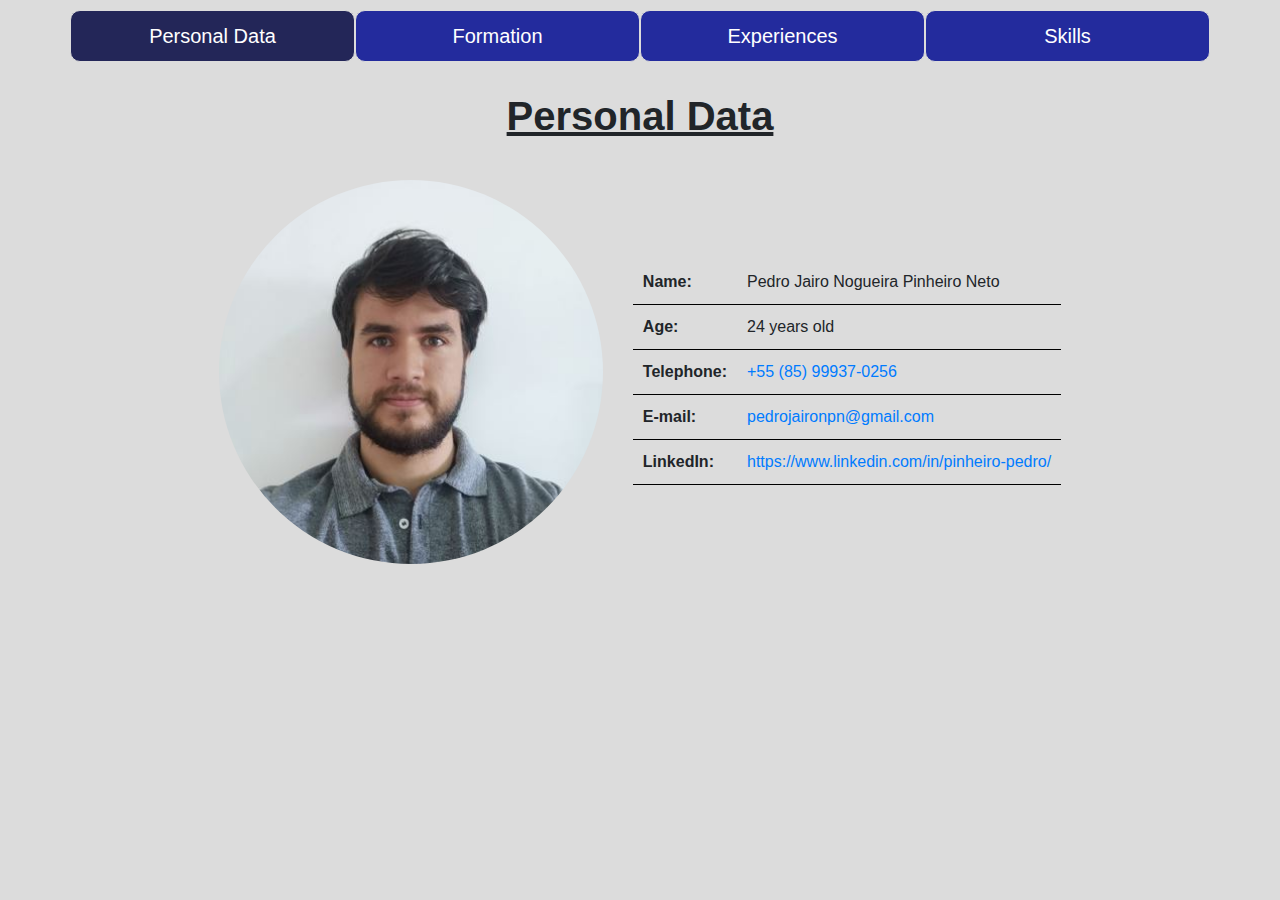
<file: index.html>
<!DOCTYPE html>
<html>

<head>
    <title>My Resume</title>
    <meta name="viewport" content="width=device-width, initial-scale=1.0">
    <link rel="stylesheet" href="resume.css">
    <link rel="stylesheet" href="https://maxcdn.bootstrapcdn.com/bootstrap/4.0.0/css/bootstrap.min.css"
        integrity="sha384-Gn5384xqQ1aoWXA+058RXPxPg6fy4IWvTNh0E263XmFcJlSAwiGgFAW/dAiS6JXm" crossorigin="anonymous">
</head>

<body>

    <div class="container" id="pageSelector">
        <div class="row">
            <div class="col-lg-3 col-sm-6" id="current">
                <a href="index.html">Personal Data</a>
            </div>
            <div class="col-lg-3 col-sm-6">
                <a href="formation.html">Formation</a>
            </div>
            <div class="col-lg-3 col-sm-6">
                <a href="professional.html">Experiences</a>
            </div>
            <div class="col-lg-3 col-sm-6">
                <a href="skills.html">Skills</a>
            </div>
        </div>
    </div>

    <h1 class="resumeSection">Personal Data</h1>

    <div id="personalData">
        <img src="Capturar.JPG"/>
        <table id="personalDataTable">
            <tr>
                <td class="infoName">Name:</td>
                <td class="infoValue">Pedro Jairo Nogueira Pinheiro Neto</td>
            </tr>
            <tr>
                <td class="infoName">Age:</td>
                <td class="infoValue">24 years old</td>
            </tr>
            <tr>
                <td class="infoName">Telephone:</td>
                <td class="infoValue"><a href="tel:+55999370256">+55 (85) 99937-0256</a></td>
            </tr>
            <tr>
                <td class="infoName">E-mail:</td>
                <td class="infoValue"><a href = "mailto: pedrojaironpn@gmail.com">pedrojaironpn@gmail.com</a></td>
            </tr>
            <tr>
                <td class="infoName">LinkedIn:</td>
                <td class="infoValue"><a href="https://www.linkedin.com/in/pinheiro-pedro/">https://www.linkedin.com/in/pinheiro-pedro/</a></td>
            </tr>
        </table>
    </div>
</body>

</html>
</file>
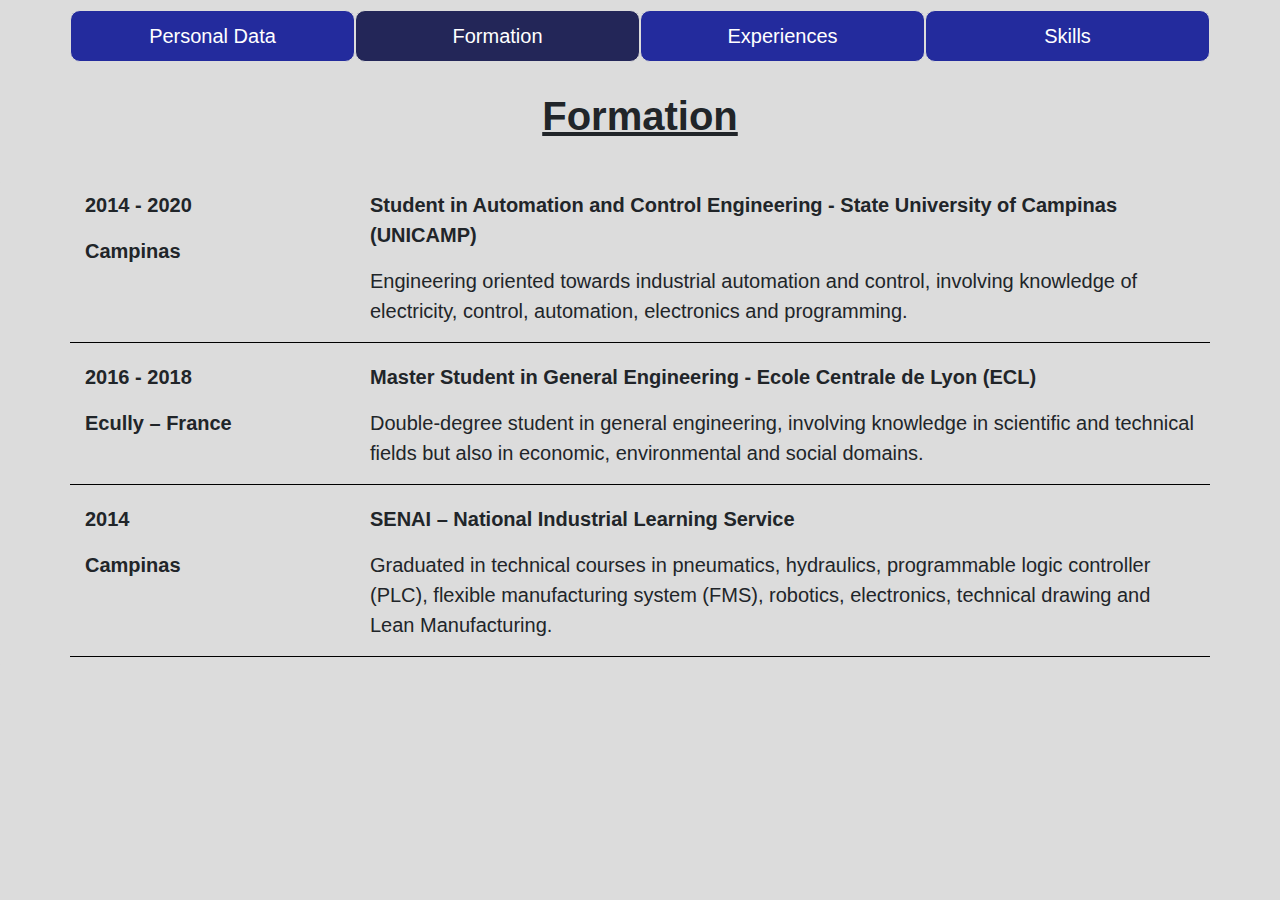
<file: formation.html>
<!DOCTYPE html>
<html>

<head>
    <title>My Formation</title>
    <meta name="viewport" content="width=device-width, initial-scale=1.0">
    <link rel="stylesheet" href="resume.css">
    <link rel="stylesheet" href="https://maxcdn.bootstrapcdn.com/bootstrap/4.0.0/css/bootstrap.min.css"
        integrity="sha384-Gn5384xqQ1aoWXA+058RXPxPg6fy4IWvTNh0E263XmFcJlSAwiGgFAW/dAiS6JXm" crossorigin="anonymous">
</head>

<body>

    <div class="container" id="pageSelector">
        <div class="row">
            <div class="col-lg-3 col-sm-6">
                <a href="index.html">Personal Data</a>
            </div>
            <div class="col-lg-3 col-sm-6" id="current">
                <a href="formation.html">Formation</a>
            </div>
            <div class="col-lg-3 col-sm-6">
                <a href="professional.html">Experiences</a>
            </div>
            <div class="col-lg-3 col-sm-6">
                <a href="skills.html">Skills</a>
            </div>
        </div>
    </div>

    <h1 class="resumeSection">Formation</h1>

    <ul class="list-group" id="infoList">
        <li class="list-group-item">
            <div class="container">
                <div class="row">
                    <div class="col-lg-3 col-sm-12">
                        <p class="infoDate">2014 - 2020</p>
                        <p class="infoCity">Campinas</p>
                    </div>
                    <div class="col-lg-9 col-sm-12">
                        <p class="infoInstitution">Student in Automation and Control Engineering - State University of Campinas (UNICAMP)</p>
                        <p class="infoContent">Engineering oriented towards industrial automation and control, involving knowledge of electricity, control, automation, electronics and programming.</p>
                    </div>
                </div>
            </div>
        </li>
        <li class="list-group-item">
            <div class="container">
                <div class="row">
                    <div class="col-lg-3 col-sm-12">
                        <p class="infoDate">2016 - 2018</p>
                        <p class="infoCity">Ecully – France</p>
                    </div>
                    <div class="col-lg-9 col-sm-12">
                        <p class="infoInstitution">Master Student in General Engineering - Ecole Centrale de Lyon (ECL)</p>
                        <p class="infoContent">Double-degree student in general engineering, involving knowledge in scientific and technical fields but also in economic, environmental and social domains.</p>
                    </div>
                </div>
            </div>
        </li>
        <li class="list-group-item">
            <div class="container">
                <div class="row">
                    <div class="col-lg-3 col-sm-12">
                        <p class="infoDate">2014</p>
                        <p class="infoCity">Campinas</p>
                    </div>
                    <div class="col-lg-9 col-sm-12">
                        <p class="infoInstitution">SENAI – National Industrial Learning Service</p>
                        <p class="infoContent">Graduated in technical courses in pneumatics, hydraulics, programmable logic controller (PLC), flexible manufacturing system (FMS), robotics, electronics, technical drawing and Lean Manufacturing.</p>
                    </div>
                </div>
            </div>
        </li>
    </ul>

</body>

</html>
</file>
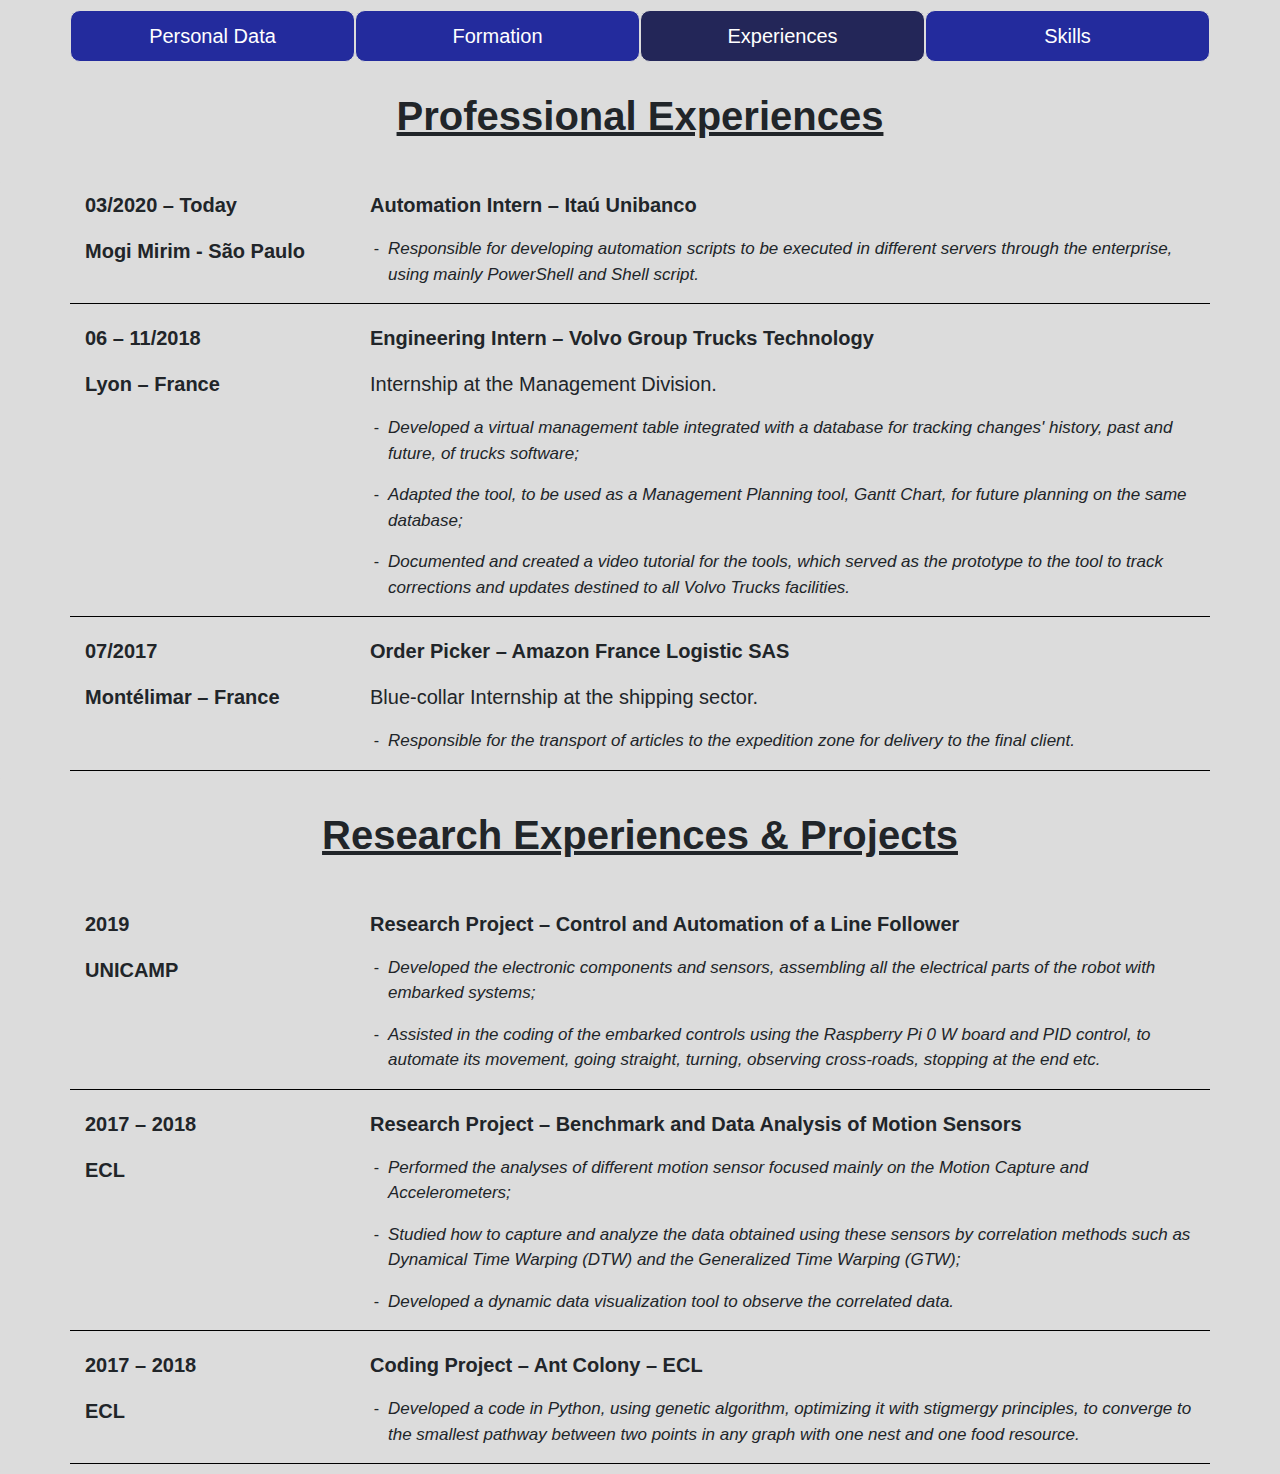
<file: professional.html>
<!DOCTYPE html>
<html>

<head>
    <title>My Experiences</title>
    <meta name="viewport" content="width=device-width, initial-scale=1.0">
    <link rel="stylesheet" href="resume.css">
    <link rel="stylesheet" href="https://maxcdn.bootstrapcdn.com/bootstrap/4.0.0/css/bootstrap.min.css"
        integrity="sha384-Gn5384xqQ1aoWXA+058RXPxPg6fy4IWvTNh0E263XmFcJlSAwiGgFAW/dAiS6JXm" crossorigin="anonymous">
</head>

<body>

    <div class="container" id="pageSelector">
        <div class="row">
            <div class="col-lg-3 col-sm-6">
                <a href="index.html">Personal Data</a>
            </div>
            <div class="col-lg-3 col-sm-6">
                <a href="formation.html">Formation</a>
            </div>
            <div class="col-lg-3 col-sm-6" id="current">
                <a href="professional.html">Experiences</a>
            </div>
            <div class="col-lg-3 col-sm-6">
                <a href="skills.html">Skills</a>
            </div>
        </div>
    </div>

    <h1 class="resumeSection">Professional Experiences</h1>

    <ul class="list-group" id="infoList">
        <li class="list-group-item">
            <div class="container">
                <div class="row">
                    <div class="col-lg-3 col-sm-12">
                        <p class="infoDate">03/2020 – Today</p>
                        <p class="infoCity">Mogi Mirim - São Paulo</p>
                    </div>
                    <div class="col-lg-9 col-sm-12">
                        <p class="infoInstitution">Automation Intern – Itaú Unibanco
                        </p>
                        <ul>
                            <li>
                                <p class="bulletContent">Responsible for developing automation scripts to be executed in different servers through the enterprise, using mainly PowerShell and Shell script.</p>
                            </li>
                        </ul>
                        </p>
                    </div>
                </div>
            </div>
        </li>
        <li class="list-group-item">
            <div class="container">
                <div class="row">
                    <div class="col-lg-3 col-sm-12">
                        <p class="infoDate">06 – 11/2018</p>
                        <p class="infoCity">Lyon – France</p>
                    </div>
                    <div class="col-lg-9 col-sm-12">
                        <p class="infoInstitution">Engineering Intern – Volvo Group Trucks Technology
                        </p>
                        <p class="infoContent">Internship at the Management Division.
                            <ul>
                                <li>
                                    <p class="bulletContent">Developed a virtual management table integrated with a
                                        database for tracking changes' history, past and future, of trucks software;</p>
                                </li>
                                <li>
                                    <p class="bulletContent">Adapted the tool, to be used as a Management Planning tool,
                                        Gantt Chart, for future
                                        planning on the same database;</p>
                                </li>
                                <li>
                                    <p class="bulletContent">Documented and created a video tutorial for the tools,
                                        which served as the prototype
                                        to the tool to track corrections and updates destined to all Volvo Trucks
                                        facilities.</p>
                                </li>
                            </ul>
                        </p>
                    </div>
                </div>
            </div>
        </li>
        <li class="list-group-item">
            <div class="container">
                <div class="row">
                    <div class="col-lg-3 col-sm-12">
                        <p class="infoDate">07/2017</p>
                        <p class="infoCity">Montélimar – France</p>
                    </div>
                    <div class="col-lg-9 col-sm-12">
                        <p class="infoInstitution">Order Picker – Amazon France Logistic SAS</p>
                        <p class="infoContent">Blue-collar Internship at the shipping sector.
                            <ul>
                                <li>
                                    <p class="bulletContent">Responsible for the transport of articles to the expedition
                                        zone for delivery to the final client.</p>
                                </li>
                            </ul>
                        </p>
                    </div>
                </div>
            </div>
        </li>
    </ul>

    <h1 class="resumeSection">Research Experiences & Projects</h1>

    <ul class="list-group" id="infoList">
        <li class="list-group-item">
            <div class="container">
                <div class="row">
                    <div class="col-lg-3 col-sm-12">
                        <p class="infoDate">2019</p>
                        <p class="infoCity">UNICAMP</p>
                    </div>
                    <div class="col-lg-9 col-sm-12">
                        <p class="infoInstitution">Research Project – Control and Automation of a Line Follower
                        </p>
                        <ul>
                            <li>
                                <p class="bulletContent">Developed the electronic components and sensors, assembling all
                                    the electrical parts of the robot with embarked systems;</p>
                            </li>
                            <li>
                                <p class="bulletContent">Assisted in the coding of the embarked controls using the
                                    Raspberry Pi 0 W board and PID control, to automate its movement, going straight,
                                    turning, observing cross-roads, stopping at the end etc.</p>
                            </li>
                        </ul>
                        </p>
                    </div>
                </div>
            </div>
        </li>
        <li class="list-group-item">
            <div class="container">
                <div class="row">
                    <div class="col-lg-3 col-sm-12">
                        <p class="infoDate">2017 – 2018</p>
                        <p class="infoCity">ECL</p>
                    </div>
                    <div class="col-lg-9 col-sm-12">
                        <p class="infoInstitution">Research Project – Benchmark and Data Analysis of Motion Sensors</p>
                        <ul>
                            <li>
                                <p class="bulletContent">Performed the analyses of different motion sensor focused
                                    mainly on the Motion Capture and Accelerometers;</p>
                            </li>
                            <li>
                                <p class="bulletContent">Studied how to capture and analyze the data obtained using
                                    these sensors by correlation methods such as Dynamical Time Warping (DTW) and the
                                    Generalized Time Warping (GTW);</p>
                            </li>
                            <li>
                                <p class="bulletContent">Developed a dynamic data visualization tool to observe the
                                    correlated data.</p>
                            </li>
                        </ul>
                        </p>
                    </div>
                </div>
            </div>
        </li>
        <li class="list-group-item">
            <div class="container">
                <div class="row">
                    <div class="col-lg-3 col-sm-12">
                        <p class="infoDate">2017 – 2018</p>
                        <p class="infoCity">ECL</p>
                    </div>
                    <div class="col-lg-9 col-sm-12">
                        <p class="infoInstitution">Coding Project – Ant Colony – ECL</p>
                        <ul>
                            <li>
                                <p class="bulletContent">Developed a code in Python, using genetic algorithm, optimizing
                                    it with stigmergy principles, to converge to the smallest pathway between two points
                                    in any graph with one nest and one food resource.</p>
                            </li>
                        </ul>
                        </p>
                    </div>
                </div>
            </div>
        </li>
    </ul>

</body>

</html>
</file>
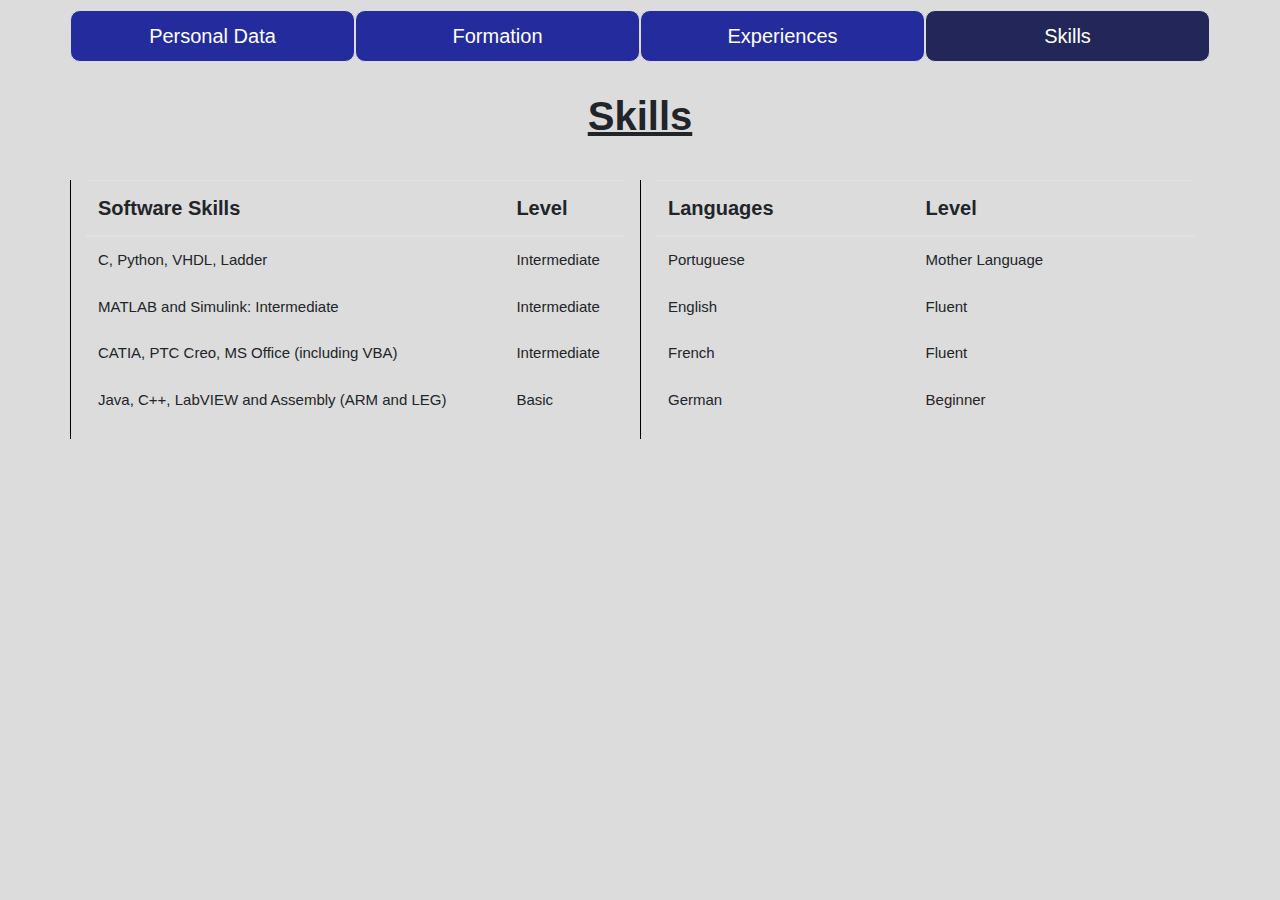
<file: skills.html>
<!DOCTYPE html>
<html>

<head>
    <title>My Skills</title>
    <meta name="viewport" content="width=device-width, initial-scale=1.0">
    <link rel="stylesheet" href="resume.css">
    <link rel="stylesheet" href="https://maxcdn.bootstrapcdn.com/bootstrap/4.0.0/css/bootstrap.min.css"
        integrity="sha384-Gn5384xqQ1aoWXA+058RXPxPg6fy4IWvTNh0E263XmFcJlSAwiGgFAW/dAiS6JXm" crossorigin="anonymous">
</head>

<body>

    <div class="container" id="pageSelector">
        <div class="row">
            <div class="col-lg-3 col-sm-6">
                <a href="index.html">Personal Data</a>
            </div>
            <div class="col-lg-3 col-sm-6">
                <a href="formation.html">Formation</a>
            </div>
            <div class="col-lg-3 col-sm-6">
                <a href="professional.html">Experiences</a>
            </div>
            <div class="col-lg-3 col-sm-6" id="current">
                <a href="skills.html">Skills</a>
            </div>
        </div>
    </div>

    <h1 class="resumeSection">Skills</h1>

    <div class="container" id="skillsInfo">
        <div class="row">
            <div class="col-lg-6 col-sm-12">
                <table class="table" id="skillsTable">
                    <thead>
                        <tr>
                            <th scope="col">Software Skills</th>
                            <th scope="col">Level</th>
                        </tr>
                    </thead>
                    <tbody>
                        <tr>
                            <td>C, Python, VHDL, Ladder</td>
                            <td>Intermediate</td>
                        </tr>
                        <tr>
                            <td>MATLAB and Simulink: Intermediate</td>
                            <td>Intermediate</td>
                        </tr>
                        <tr>
                            <td>CATIA, PTC Creo, MS Office (including VBA)</td>
                            <td>Intermediate</td>
                        </tr>
                        <tr>
                            <td>Java, C++, LabVIEW and Assembly (ARM and LEG)</td>
                            <td>Basic</td>
                        </tr>
                    </tbody>
                </table>
            </div>
            <div class="col-lg-6 col-sm-12">
                <table class="table" id="languagesTable">
                    <thead>
                        <tr>
                            <th scope="col">Languages</th>
                            <th scope="col">Level</th>
                        </tr>
                    </thead>
                    <tbody>
                        <tr>
                            <td>Portuguese</td>
                            <td>Mother Language</td>
                        </tr>
                        <tr>
                            <td>English</td>
                            <td>Fluent</td>
                        </tr>
                        <tr>
                            <td>French</td>
                            <td>Fluent</td>
                        </tr>
                        <tr>
                            <td>German</td>
                            <td>Beginner</td>
                        </tr>
                    </tbody>
                </table>
            </div>
        </div>
    </div>
</body>

</html>
</file>
<file: resume.css>
html body {
  background-color: gainsboro;
}

@media all and (max-width: 400px) {
  #personalData {
    display: flex;
    flex-direction: column;
  }
  #personalData #personalDataTable {
    margin-left: 0px;
  }

  img {
    width: 50%;
    margin: auto;
  }
}
@media all and (min-width: 401px) {
  #personalData {
    display: flex;
    flex-direction: row;
  }
  #personalData img {
    width: 30%;
  }
  #personalData #personalDataTable {
    margin-left: 30px;
  }
}
#pageSelector {
  margin-top: 10px;
  border-collapse: collapse;
}
#pageSelector .row {
  border-collapse: collapse;
}
#pageSelector .row #current {
  background-color: rgba(0, 4, 63, 0.842);
}
#pageSelector .row > div:hover {
  background-color: rgba(0, 4, 63, 0.842);
}
#pageSelector .row > div {
  background-color: rgba(0, 10, 145, 0.842);
  text-align: center;
  padding: 10px;
  border: 1px solid gainsboro;
  border-radius: 10px;
}
#pageSelector .row > div a {
  text-align: center;
  font-size: 20px;
  color: white;
}

#infoList {
  margin-top: 40px;
}
#infoList > li {
  padding: 10px;
  border: none;
  background-color: gainsboro;
}
#infoList > li > div > div {
  border-bottom: 1px solid black;
}
#infoList > li > div .infoDate, #infoList > li > div .infoCity, #infoList > li > div .infoInstitution {
  font-weight: bold;
  font-size: 20px;
}
#infoList > li > div .infoContent {
  font-size: 20px;
}
#infoList > li ul {
  padding-left: 18px;
  text-indent: 0;
  list-style-type: "-  ";
}
#infoList > li ul .bulletContent {
  font-size: 17px;
  font-style: italic;
}

.resumeSection {
  margin-top: 30px;
  font-weight: bold;
  font-size: 40px;
  text-align: center;
  text-decoration: underline;
}

#personalData {
  margin-top: 40px;
  align-items: center;
  justify-content: center;
}
#personalData img {
  border-radius: 50%;
}
#personalData #personalDataTable tr {
  align-items: center;
  border-bottom: 1px solid black;
}
#personalData #personalDataTable .infoName {
  font-weight: bold;
  padding: 10px;
}
#personalData #personalDataTable .infoValue {
  padding: 10px;
}

#skillsInfo {
  margin-top: 40px;
  align-items: center;
  justify-content: space-between;
}
#skillsInfo > div > div {
  border-left: 1px solid black;
}
#skillsInfo > div > div #skillsTable th, #skillsInfo > div > div #languagesTable th {
  font-size: 20px;
}
#skillsInfo > div > div #skillsTable td, #skillsInfo > div > div #languagesTable td {
  border: none;
  font-size: 15px;
}

/*# sourceMappingURL=resume.css.map */
</file>
